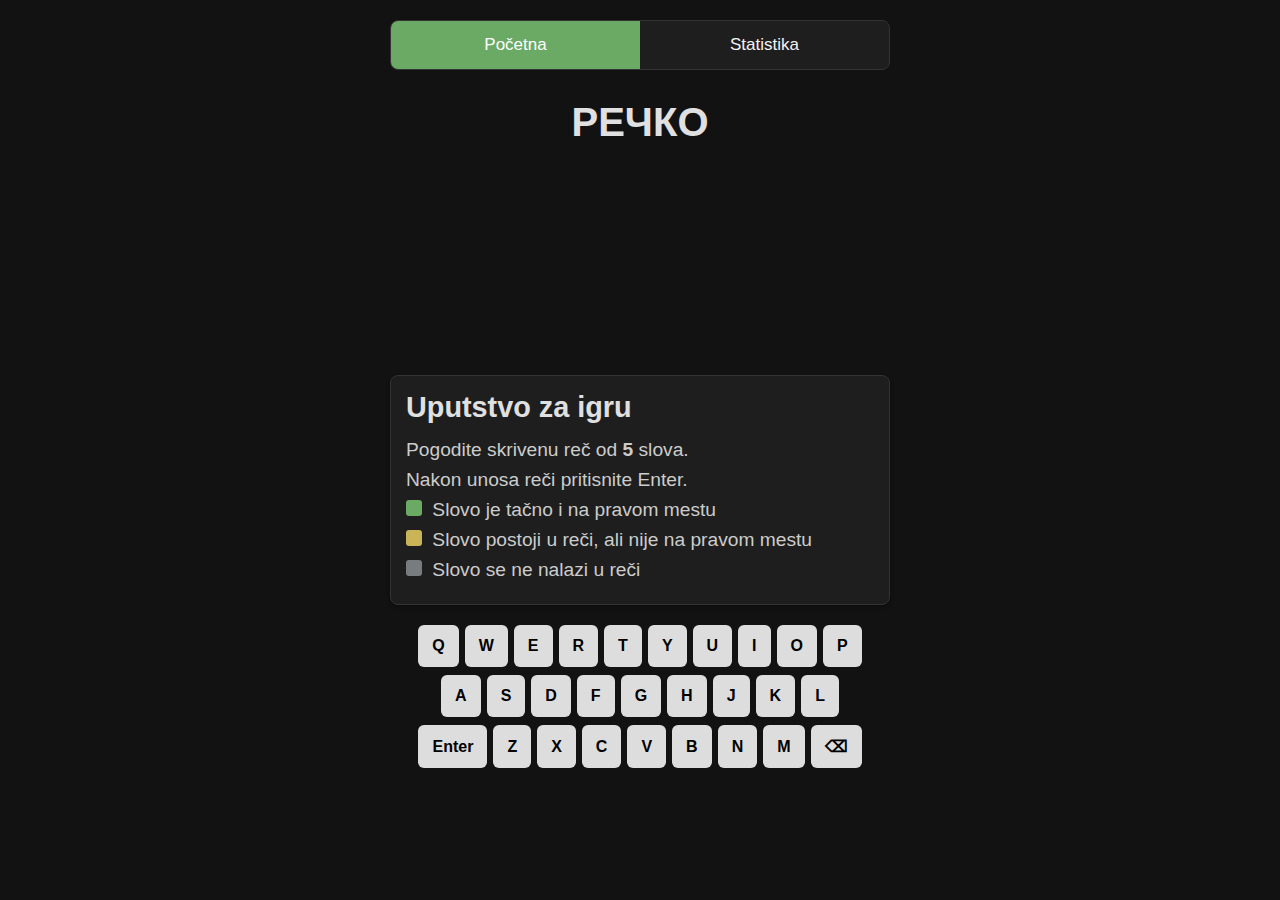
<file: index.html>
<!DOCTYPE html>
<html lang="sr">

<head>
    <meta charset="UTF-8">
    <meta name="viewport" content="width=device-width, initial-scale=1.0">
    <title>Rečko</title>
    <link rel="stylesheet" href="css/style.css">

</head>

<body>
    <div class="topnav">
        <a class="active" href="index.html">Početna</a>
        <a href="statistics.html">Statistika</a>
    </div>

    <div class="game-container">
        <div class="game-title">РЕЧКО</div>
        <div class="message" id="message"></div>
        <div class="play-again" id="play-again"></div>
        <div class="game-grid" id="game-grid"></div>

        <div class="instructions">
            <h2>Uputstvo za igru</h2>
            <p>Pogodite skrivenu reč od <b>5</b> slova.</p>
            <p>Nakon unosa reči pritisnite Enter.</p>
            <p><span class="color-example green"></span> Slovo je tačno i na pravom mestu</p>
            <p><span class="color-example yellow"></span> Slovo postoji u reči, ali nije na pravom mestu</p>
            <p><span class="color-example gray"></span> Slovo se ne nalazi u reči</p>
        </div>
    </div>

    <div class="keyboard">
        <div class="keyboard-row">
            <button>Q</button>
            <button>W</button>
            <button>E</button>
            <button>R</button>
            <button>T</button>
            <button>Y</button>
            <button>U</button>
            <button>I</button>
            <button>O</button>
            <button>P</button>
        </div>
        <div class="keyboard-row">
            <button>A</button>
            <button>S</button>
            <button>D</button>
            <button>F</button>
            <button>G</button>
            <button>H</button>
            <button>J</button>
            <button>K</button>
            <button>L</button>
        </div>
        <div class="keyboard-row">
            <button class="wide">Enter</button>
            <button>Z</button>
            <button>X</button>
            <button>C</button>
            <button>V</button>
            <button>B</button>
            <button>N</button>
            <button>M</button>
            <button class="wide">⌫</button>
        </div>
    </div>


    <script src="js/index.js"></script>

</html>
</file>
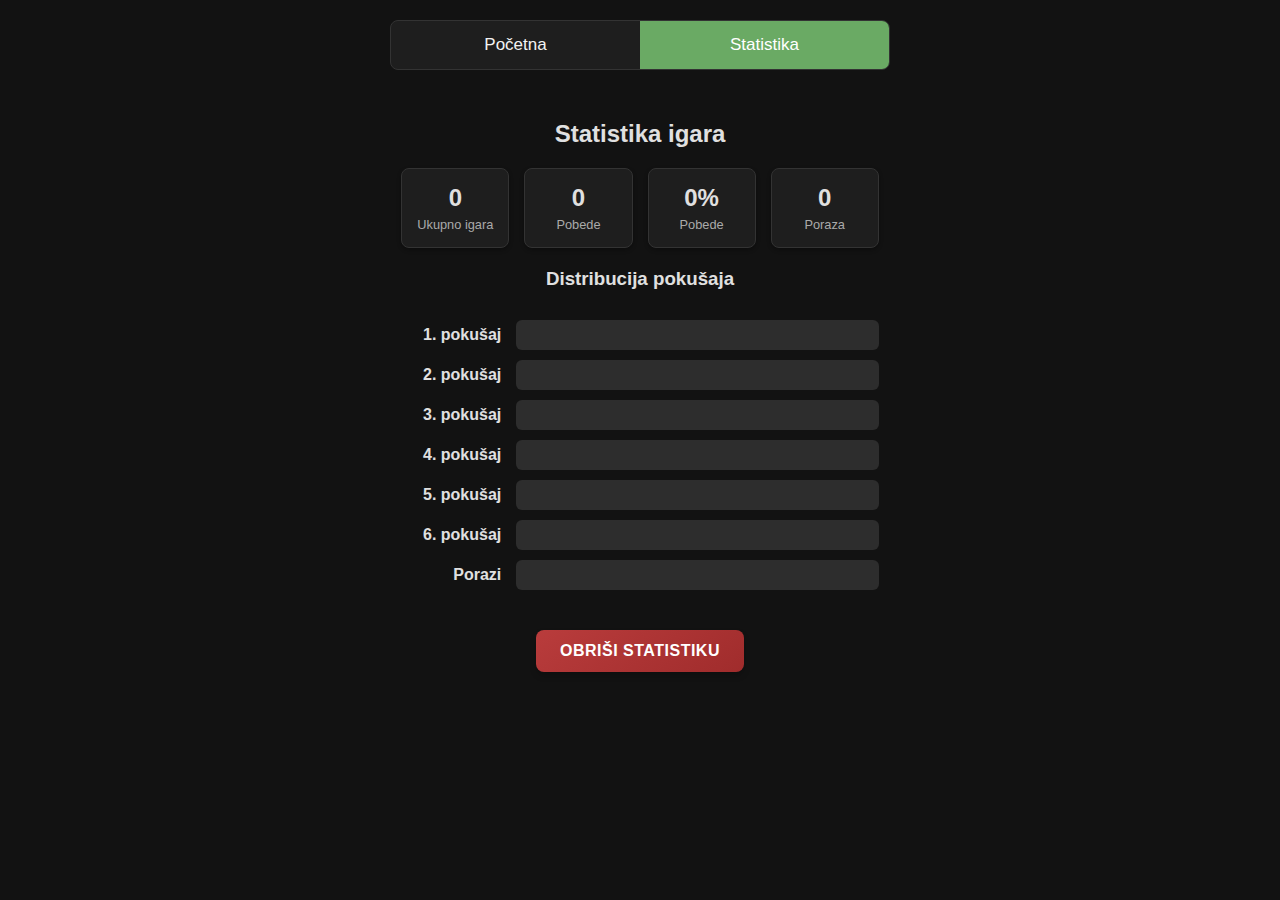
<file: statistics.html>
<!DOCTYPE html>
<html lang="sr">

<head>
    <meta charset="UTF-8">
    <meta name="viewport" content="width=device-width, initial-scale=1.0">
    <title>Rečko</title>
    <link rel="stylesheet" href="css/style.css">

</head>

<body>
    <div class="topnav">
        <a href="index.html">Početna</a>
        <a class="active" href="statistics.html">Statistika</a>
    </div>

    <div class="stats-container">
        <h2>Statistika igara</h2>

        <div class="stats-summary">
            <div class="stat-item">
                <div class="stat-number" id="total-games">0</div>
                <div class="stat-label">Ukupno igara</div>
            </div>
            <div class="stat-item">
                <div class="stat-number" id="wins">0</div>
                <div class="stat-label">Pobede</div>
            </div>
            <div class="stat-item">
                <div class="stat-number" id="win-rate">0%</div>
                <div class="stat-label">Pobede</div>
            </div>
            <div class="stat-item">
                <div class="stat-number" id="losses">0</div>
                <div class="stat-label">Poraza</div>
            </div>

        </div>


        <h3>Distribucija pokušaja</h3>
        <div class="chart-container">
            <div class="chart" id="attempts-chart">
                <div class="chart-bar win-bar" data-attempt="1">
                    <div class="bar-label">1. pokušaj</div>
                    <div class="bar-container">
                        <div class="bar-fill"><span class="bar-count">0</span></div>
                    </div>
                </div>
                <div class="chart-bar win-bar" data-attempt="2">
                    <div class="bar-label">2. pokušaj</div>
                    <div class="bar-container">
                        <div class="bar-fill"><span class="bar-count">0</span></div>
                    </div>
                </div>
                <div class="chart-bar win-bar" data-attempt="3">
                    <div class="bar-label">3. pokušaj</div>
                    <div class="bar-container">
                        <div class="bar-fill"><span class="bar-count">0</span></div>
                    </div>
                </div>
                <div class="chart-bar win-bar" data-attempt="4">
                    <div class="bar-label">4. pokušaj</div>
                    <div class="bar-container">
                        <div class="bar-fill"><span class="bar-count">0</span></div>
                    </div>
                </div>
                <div class="chart-bar win-bar" data-attempt="5">
                    <div class="bar-label">5. pokušaj</div>
                    <div class="bar-container">
                        <div class="bar-fill"><span class="bar-count">0</span></div>
                    </div>
                </div>
                <div class="chart-bar win-bar" data-attempt="6">
                    <div class="bar-label">6. pokušaj</div>
                    <div class="bar-container">
                        <div class="bar-fill"><span class="bar-count">0</span></div>
                    </div>
                </div>
                <div class="chart-bar loss-bar" data-attempt="0">
                    <div class="bar-label">Porazi</div>
                    <div class="bar-container">
                        <div class="bar-fill"><span class="bar-count">0</span></div>
                    </div>
                </div>
            </div>
        </div>
        <div class="centered">
            <button class="danger-button game-button" onclick="resetStats()">Obriši statistiku</button>
        </div>

    </div>

    <script src="js/statistics.js"></script>
</body>

</html>
</file>
<file: css/style.css>
* {
    box-sizing: border-box;
    margin: 0;
    padding: 0;
    font-family: 'Arial', sans-serif;
}

body {
    background-color: #121212;
    color: #e0e0e0;
    display: flex;
    flex-direction: column;
    align-items: center;
    min-height: 100vh;
    padding: 20px;
}



.topnav {
    background-color: #1e1e1e;
    overflow: hidden;
    width: 100%;
    max-width: 500px;
    border-radius: 8px;
    margin-bottom: 30px;
    display: flex;
    justify-content: center;
    border: 1px solid #333;
}

.topnav a {
    float: none;
    color: #f2f2f2;
    text-align: center;
    padding: 14px 16px;
    text-decoration: none;
    font-size: 17px;
    flex: 1;
}

.topnav a:hover {
    background-color: #333;
    color: #ddd;
}

.topnav a.active {
    background-color: #6aaa64;
    color: white;
}

.game-container {
    display: flex;
    flex-direction: column;
    align-items: center;
    gap: 20px;
    width: 100%;
    max-width: 500px;
}

.game-title {
    font-size: 2.5rem;
    font-weight: bold;
    color: #e0e0e0;
    margin-bottom: 10px;
}

.game-grid {
    display: flex;
    flex-direction: column;
    gap: 8px;
    width: 100%;
    max-width: 400px;
    margin-bottom: 20px;
}

.game-row {
    display: grid;
    grid-template-columns: repeat(5, 1fr);
    gap: 8px;
    width: 100%;
}

.slovo {
    width: 100%;
    aspect-ratio: 1;
    border: 2px solid #3a3a3c;
    display: flex;
    justify-content: center;
    align-items: center;
    font-size: 1.8rem;
    font-weight: bold;
    text-transform: uppercase;
    background-color: #121212;
    color: #e0e0e0;
}

.slovo.filled {
    border-color: #565758;
    animation: pop 0.1s ease;
}

@keyframes pop {
    0% {
        transform: scale(1);
    }

    50% {
        transform: scale(1.1);
    }

    100% {
        transform: scale(1);
    }
}

.current-row {
    background-color: #1a1a1a;
}

.message {
    height: 40px;
    font-size: 1.2rem;
    font-weight: bold;
    text-align: center;
    margin: 10px 0;
    color: #e0e0e0;
}

.instructions {
    background-color: #1e1e1e;
    font-size: 1.2rem;
    padding: 15px;
    border-radius: 8px;
    box-shadow: 0 2px 4px rgba(0, 0, 0, 0.3);
    width: 100%;
    margin-top: 20px;
    border: 1px solid #333;
}

.instructions h3 {
    margin-bottom: 10px;
    color: #e0e0e0;
}

.instructions p {
    margin-bottom: 8px;
    
    color: #ccc;
}

.color-example {
    display: inline-block;
    width: 16px;
    height: 16px;
    border-radius: 3px;
    margin-right: 5px;
}

.green {
    background-color: #6aaa64;
}

.yellow {
    background-color: #c9b458;
}

.gray {
    background-color: #787c7e;
}

.stats-container {
    max-width: 600px;
    margin: 0 auto;
    padding: 20px;
}

.stats-summary {
    display: grid;
    grid-template-columns: repeat(4, 1fr);
    gap: 15px;
    margin: 20px 0;
}

.stat-item {
    background: #1e1e1e;
    padding: 15px;
    border-radius: 8px;
    text-align: center;
    box-shadow: 0 2px 4px rgba(0, 0, 0, 0.3);
    border: 1px solid #333;
}

.stat-number {
    font-size: 1.5rem;
    font-weight: bold;
    color: #e0e0e0;
}

.stat-label {
    font-size: 0.8rem;
    color: #aaa;
    margin-top: 5px;
}

.chart-container {
    margin: 30px 0;
}

.chart {
    display: flex;
    flex-direction: column;
    gap: 10px;
}

.chart-bar {
    display: flex;
    align-items: center;
    gap: 15px;
}

.bar-label {
    width: 100px;
    font-weight: bold;
    text-align: right;
    color: #e0e0e0;
}

.bar-container {
    flex: 1;
    background: #2d2d2d;
    height: 30px;
    border-radius: 6px;
    overflow: hidden;
    position: relative;
}

.bar-fill {
    height: 100%;
    display: flex;
    align-items: center;
    justify-content: flex-end;
    padding-right: 5px;
    transition: width 0.5s ease;
    min-width: 0px;
}

.win-bar .bar-fill {
    background: linear-gradient(90deg, #6aaa64, #5a9954);
}

.loss-bar .bar-fill {
    background: linear-gradient(90deg, #787c7e, #676b6d);
}

.bar-count {
    color: white;
    font-weight: bold;
    font-size: 0.9rem;
    text-shadow: 1px 1px 2px rgba(0, 0, 0, 0.3);
}

.no-data {
    text-align: center;
    color: #aaa;
    font-style: italic;
    padding: 40px;
}

h2,
h3 {
    color: #e0e0e0;
    margin-bottom: 15px;
}

.stats-container h2,
.stats-container h3 {
    text-align: center;
}

.game-button {
    background: linear-gradient(145deg, #6aaa64, #5a9954);
    color: white;
    border: none;
    padding: 12px 24px;
    font-size: 1rem;
    font-weight: bold;
    border-radius: 8px;
    cursor: pointer;
    transition: all 0.3s ease;
    box-shadow: 0 4px 6px rgba(0, 0, 0, 0.2);
    margin: 10px 0;
    text-transform: uppercase;
    letter-spacing: 0.5px;
    position: relative;
    overflow: hidden;
}

.game-button:hover {
    background: linear-gradient(145deg, #5a9954, #4a8844);
    transform: translateY(-2px);
    box-shadow: 0 6px 12px rgba(0, 0, 0, 0.3);
}

.game-button:active {
    transform: translateY(0);
    box-shadow: 0 2px 4px rgba(0, 0, 0, 0.2);
}

.game-button::after {
    content: '';
    position: absolute;
    top: 0;
    left: 0;
    width: 100%;
    height: 100%;
    background: rgba(255, 255, 255, 0.1);
    transform: translateX(-100%);
    transition: transform 0.3s ease;
}

.game-button:hover::after {
    transform: translateX(0);
}

.secondary-button {
    background: linear-gradient(145deg, #3a3a3c, #2d2d2f);
}

.secondary-button:hover {
    background: linear-gradient(145deg, #2d2d2f, #252527);
}

.danger-button {
    background: linear-gradient(145deg, #b93c3c, #a02c2c);
}

.danger-button:hover {
    background: linear-gradient(145deg, #a02c2c, #8a1c1c);
}

.centered {
    text-align: center;
}

.keyboard {
    margin-top: 20px;
    display: flex;
    flex-direction: column;
    align-items: center;
    gap: 8px;
}

.keyboard-row {
    display: flex;
    justify-content: center;
    gap: 6px;
}

.keyboard-row button {
    background-color: #ddd;
    border: none;
    border-radius: 6px;
    padding: 12px 14px;
    font-size: 16px;
    font-weight: bold;
    cursor: pointer;
}

.keyboard-row button:hover {
    background-color: #bbb;
}

.keyboard-row .wide {
    flex: 1;
    max-width: 70px;
}

.keyboard button.green {
    background-color: #6aaa64;
    color: white;
}

.keyboard button.yellow {
    background-color: #c9b458;
    color: white;
}

.keyboard button.gray {
    background-color: #787c7e;
    color: white;
}
</file>
